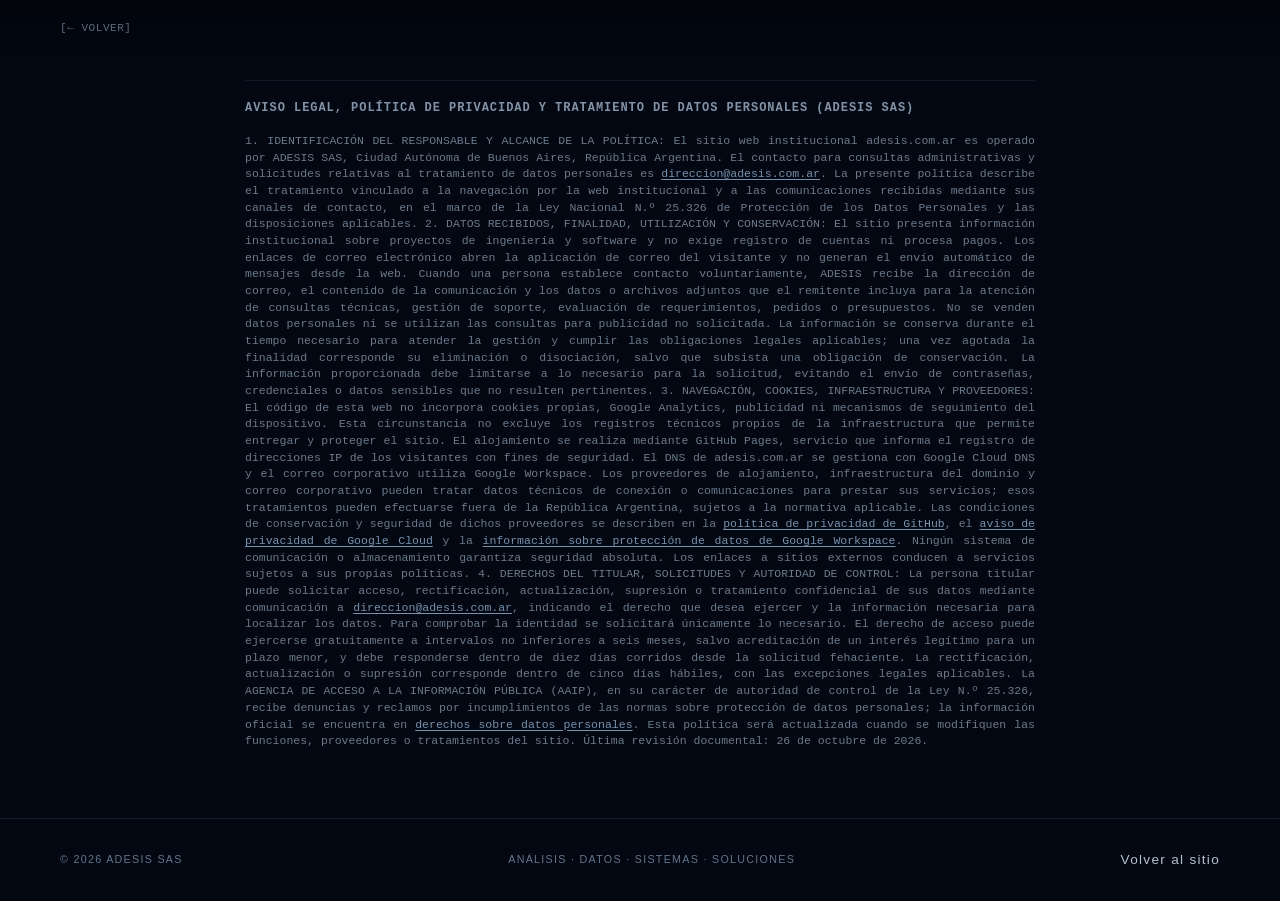
<file: privacy.html>
<!doctype html>
<html lang="es"><head><meta charset="utf-8"><meta name="viewport" content="width=device-width,initial-scale=1"><meta name="theme-color" content="#020711"><meta name="description" content="Aviso legal, política de privacidad y tratamiento de datos personales de ADESIS SAS."><title>Privacidad · ADESIS</title><link rel="icon" type="image/svg+xml" href="assets/favicon.svg"><link rel="stylesheet" href="assets/css/home.css?v=1.1.2"><link rel="stylesheet" href="assets/css/privacy.css"><link rel="stylesheet" href="assets/css/desktop-c019.css"></head><body class="privacy-page"><header><div class="wrap nav"><a class="brand" href="index.html">[← VOLVER]</a></div></header>
<main class="privacy-main"><section class="privacy-content" aria-labelledby="privacy-heading"><div class="wrap narrow"><div class="legal-dump">
<h1 id="privacy-heading">AVISO LEGAL, POLÍTICA DE PRIVACIDAD Y TRATAMIENTO DE DATOS PERSONALES (ADESIS SAS)</h1>
<p class="legal-text"><span id="responsable">1. IDENTIFICACIÓN DEL RESPONSABLE Y ALCANCE DE LA POLÍTICA: El sitio web institucional adesis.com.ar es operado por ADESIS SAS, Ciudad Autónoma de Buenos Aires, República Argentina. El contacto para consultas administrativas y solicitudes relativas al tratamiento de datos personales es <a href="mailto:direccion@adesis.com.ar">direccion@adesis.com.ar</a>. La presente política describe el tratamiento vinculado a la navegación por la web institucional y a las comunicaciones recibidas mediante sus canales de contacto, en el marco de la Ley Nacional N.º 25.326 de Protección de los Datos Personales y las disposiciones aplicables.</span> <span id="tratamiento">2. DATOS RECIBIDOS, FINALIDAD, UTILIZACIÓN Y CONSERVACIÓN: El sitio presenta información institucional sobre proyectos de ingeniería y software y no exige registro de cuentas ni procesa pagos. Los enlaces de correo electrónico abren la aplicación de correo del visitante y no generan el envío automático de mensajes desde la web. Cuando una persona establece contacto voluntariamente, ADESIS recibe la dirección de correo, el contenido de la comunicación y los datos o archivos adjuntos que el remitente incluya para la atención de consultas técnicas, gestión de soporte, evaluación de requerimientos, pedidos o presupuestos. No se venden datos personales ni se utilizan las consultas para publicidad no solicitada. La información se conserva durante el tiempo necesario para atender la gestión y cumplir las obligaciones legales aplicables; una vez agotada la finalidad corresponde su eliminación o disociación, salvo que subsista una obligación de conservación. La información proporcionada debe limitarse a lo necesario para la solicitud, evitando el envío de contraseñas, credenciales o datos sensibles que no resulten pertinentes.</span> <span id="servicios">3. NAVEGACIÓN, COOKIES, INFRAESTRUCTURA Y PROVEEDORES: El código de esta web no incorpora cookies propias, Google Analytics, publicidad ni mecanismos de seguimiento del dispositivo. Esta circunstancia no excluye los registros técnicos propios de la infraestructura que permite entregar y proteger el sitio. El alojamiento se realiza mediante GitHub Pages, servicio que informa el registro de direcciones IP de los visitantes con fines de seguridad. El DNS de adesis.com.ar se gestiona con Google Cloud DNS y el correo corporativo utiliza Google Workspace. Los proveedores de alojamiento, infraestructura del dominio y correo corporativo pueden tratar datos técnicos de conexión o comunicaciones para prestar sus servicios; esos tratamientos pueden efectuarse fuera de la República Argentina, sujetos a la normativa aplicable. Las condiciones de conservación y seguridad de dichos proveedores se describen en la <a href="https://docs.github.com/en/site-policy/privacy-policies/github-general-privacy-statement" rel="external">política de privacidad de GitHub</a>, el <a href="https://cloud.google.com/terms/cloud-privacy-notice" rel="external">aviso de privacidad de Google Cloud</a> y la <a href="https://workspace.google.com/learn-more/security/security-whitepaper/page-7/" rel="external">información sobre protección de datos de Google Workspace</a>. Ningún sistema de comunicación o almacenamiento garantiza seguridad absoluta. Los enlaces a sitios externos conducen a servicios sujetos a sus propias políticas.</span> <span id="derechos">4. DERECHOS DEL TITULAR, SOLICITUDES Y AUTORIDAD DE CONTROL: La persona titular puede solicitar acceso, rectificación, actualización, supresión o tratamiento confidencial de sus datos mediante comunicación a <a href="mailto:direccion@adesis.com.ar">direccion@adesis.com.ar</a>, indicando el derecho que desea ejercer y la información necesaria para localizar los datos. Para comprobar la identidad se solicitará únicamente lo necesario. El derecho de acceso puede ejercerse gratuitamente a intervalos no inferiores a seis meses, salvo acreditación de un interés legítimo para un plazo menor, y debe responderse dentro de diez días corridos desde la solicitud fehaciente. La rectificación, actualización o supresión corresponde dentro de cinco días hábiles, con las excepciones legales aplicables. La AGENCIA DE ACCESO A LA INFORMACIÓN PÚBLICA (AAIP), en su carácter de autoridad de control de la Ley N.º 25.326, recibe denuncias y reclamos por incumplimientos de las normas sobre protección de datos personales; la información oficial se encuentra en <a href="https://www.argentina.gob.ar/aaip/datospersonales/derechos" rel="external">derechos sobre datos personales</a>. Esta política será actualizada cuando se modifiquen las funciones, proveedores o tratamientos del sitio. Última revisión documental: <time datetime="2026-10-26">26 de octubre de 2026</time>.</span></p></div></div></section></main><footer><div class="wrap foot"><span>© <span id="privacy-year"></span> ADESIS SAS</span><span>ANÁLISIS · DATOS · SISTEMAS · SOLUCIONES</span><a href="index.html">Volver al sitio</a></div></footer><script>document.getElementById('privacy-year').textContent=new Date().getFullYear()</script></body></html>
</file>
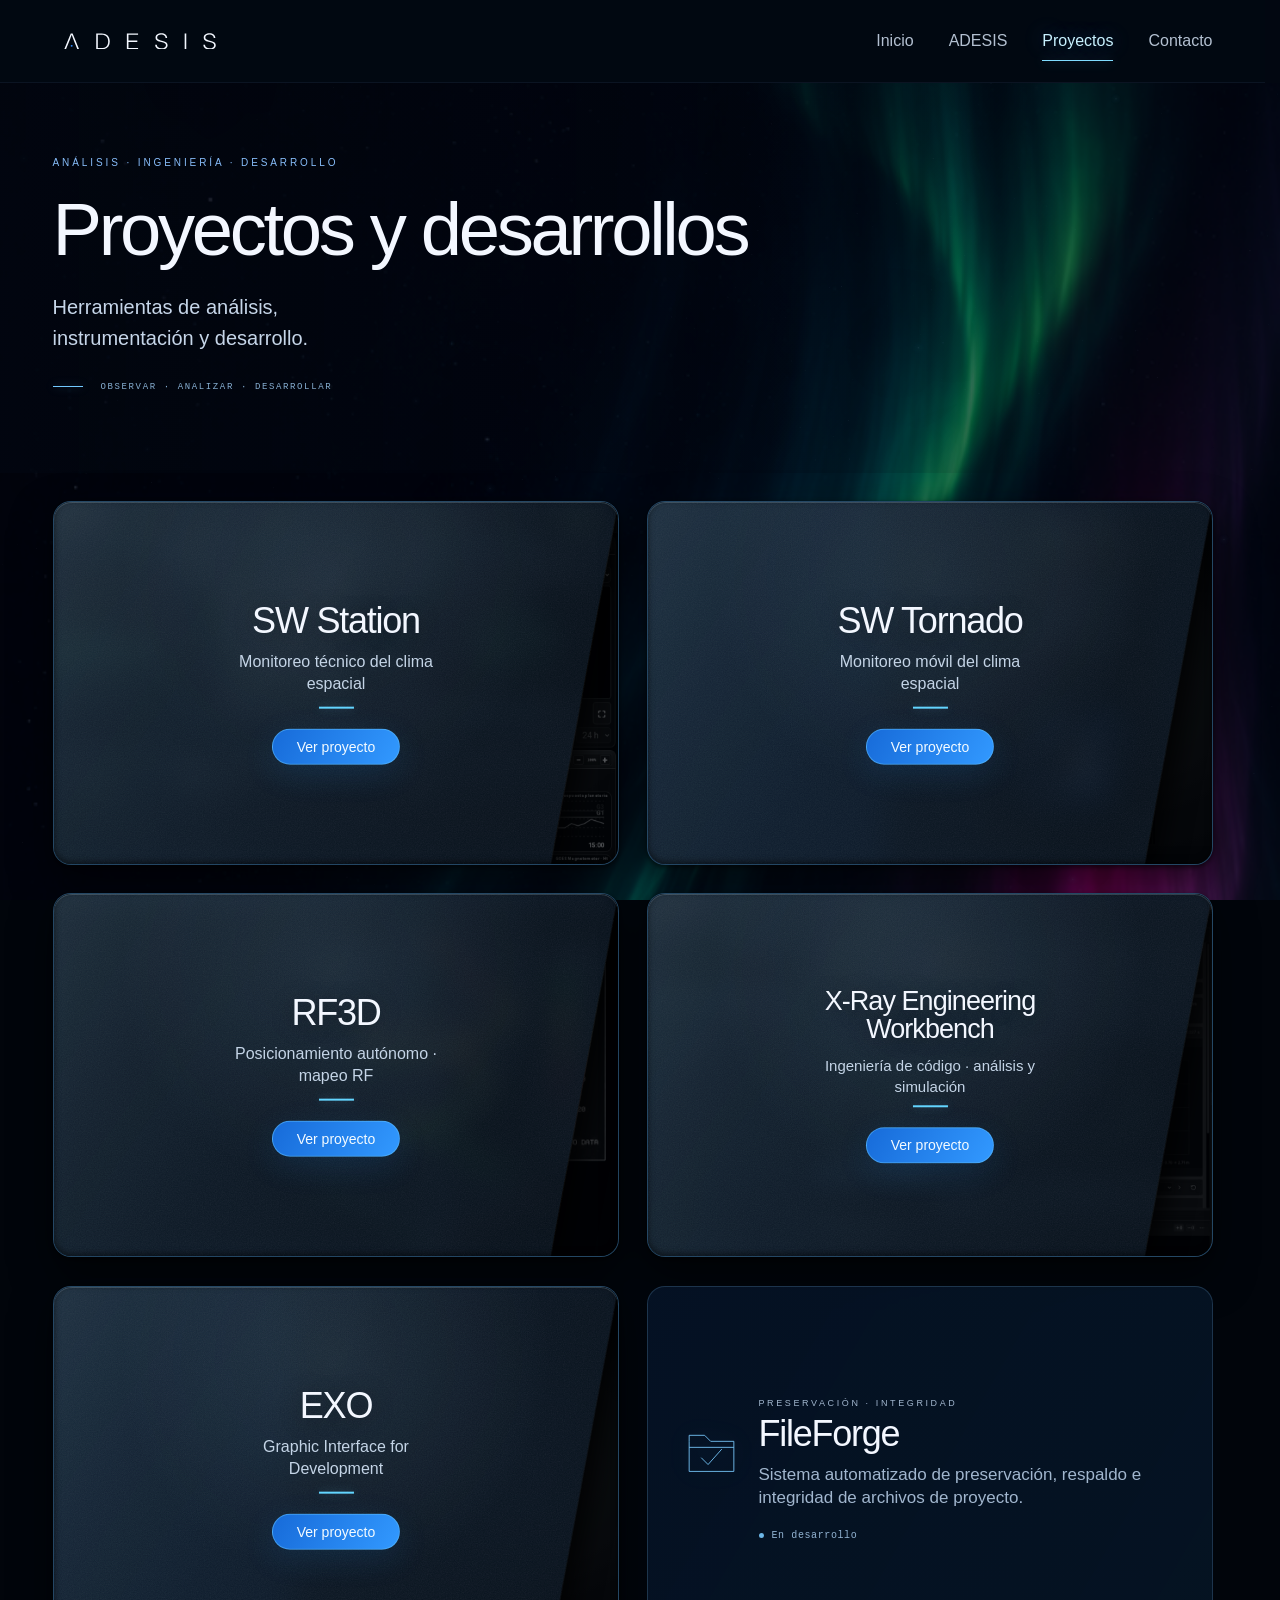
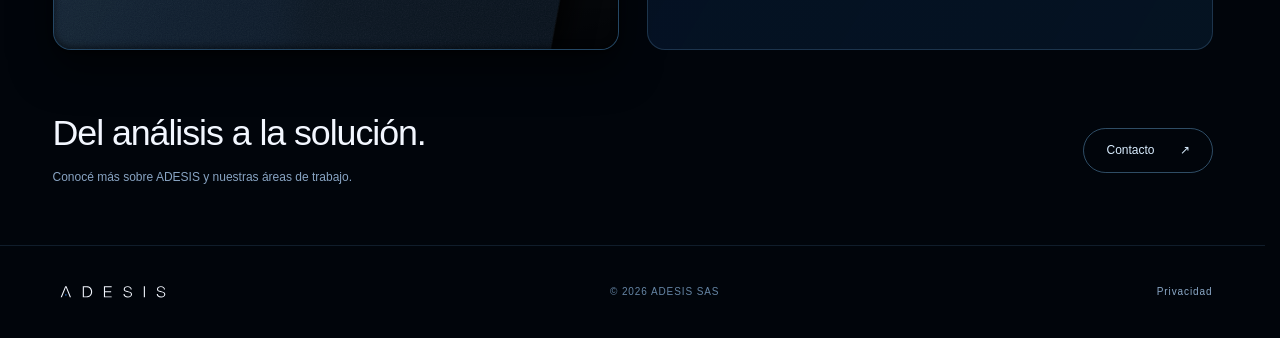
<file: proyectos.html>
<!doctype html>
<html lang="es"><head><link rel="stylesheet" href="assets/css/navigation.css"><script src="assets/js/navigation.js" data-page="projects"></script><meta charset="utf-8"><meta name="viewport" content="width=device-width,initial-scale=1"><meta name="theme-color" content="#020711"><meta name="description" content="Proyectos de ADESIS: análisis, instrumentación, monitoreo y desarrollo de herramientas de software."><title>Proyectos y desarrollos · ADESIS</title><link rel="icon" type="image/svg+xml" href="assets/favicon.svg"><link rel="stylesheet" href="assets/css/projects.css?c014=1"><script src="assets/js/projects.js?c019=20261108" defer></script><link rel="stylesheet" href="assets/css/finish.css?c014=1"><script src="assets/js/space.js" defer></script><link rel="stylesheet" href="assets/css/sections.css">
<noscript><style>.project-card .app-image{filter:none;opacity:1}.project-card .shutter{clip-path:var(--open-clip)}.project-card[data-variant=center]:not(.expanded) .title-stack{left:var(--left);top:var(--title-top);transform:none}.project-card[data-variant=center]:not(.expanded) .title-stack>*{margin-left:0;margin-right:0}.project-card .ver-proyecto,.menu-toggle{display:none}.project-card .copy[hidden]{display:block!important}.primary-nav{display:flex;position:static;flex-direction:row;flex-wrap:wrap;background:none;border:0;padding:5px;gap:10px}.nav{flex-wrap:wrap}@media(max-width:760px){.project-card,.project-card[data-app=xray]{height:auto;padding:50px 0 0}.project-card[data-variant=center]:not(.expanded) .title-stack{position:relative;left:auto;top:auto;width:100%;padding:10px 6% 20px;transform:none}.project-card .copy[hidden]{font-size:15px;width:100%;padding-top:15px}.project-card .shutter{height:100%;clip-path:none;opacity:.96}}</style></noscript><link rel="stylesheet" href="assets/css/scene.css"><script src="assets/js/scene.js" defer></script><noscript><style>:root{--scene-earth-reveal:1}</style></noscript><link rel="stylesheet" href="assets/css/desktop-c019.css"></head><body><div class="identity-field" aria-hidden="true"><img class="panorama-scene" src="assets/img/scene/panorama-c016.png" width="724" height="2172" alt="" decoding="async" fetchpriority="high" draggable="false"></div>
<a class="skip-link" href="#desarrollos">Ir a los proyectos</a><div class="glow" aria-hidden="true"></div><canvas id="particles" aria-hidden="true"></canvas>
<header class="site-header"><div class="wrap nav"><a class="brand" href="index.html" aria-label="ADESIS · Inicio"><svg class="project-brand" xmlns="http://www.w3.org/2000/svg" viewBox="-40 -20 14658 1424" aria-hidden="true" focusable="false"><g transform="translate(0 1362) scale(1 -0.9)"><g transform="translate(900 0)"><g class="brand-letter" data-letter="A"><path d="M20 0H162L520 983C557 1086 596 1198 651 1364C705 1198 744 1086 781 983L1134 0H1278L729 1490H572Z" fill="#F3F7FF" transform="translate(-20 0)" />
<circle cx="629" cy="330" fill="#348CFF" r="84.375" />
</g><g class="brand-letter" data-letter="D"><path d="M591 0C1040 0 1298 280 1298 749C1298 1211 1044 1490 617 1490H155V0ZM290 122V1368H609C972 1368 1163 1134 1163 749C1163 359 968 122 583 122Z" fill="#F3F7FF" transform="translate(2543 0)" />
</g><g class="brand-letter" data-letter="E"><path d="M155 0H1101V122H290V701H1037V823H290V1368H1101V1490H155Z" fill="#F3F7FF" transform="translate(5126 0)" />
</g><g class="brand-letter" data-letter="S"><path d="M613 -23C923 -23 1131 149 1131 399C1131 599 1001 723 722 797L553 843C338 900 249 980 249 1107C249 1271 396 1388 601 1388C812 1388 950 1264 962 1073H1096C1086 1340 896 1513 605 1513C313 1513 115 1346 115 1101C115 909 237 790 518 716L685 671C909 611 995 530 995 394C995 217 843 101 613 101C372 101 226 230 221 437H83C88 157 293 -23 613 -23Z" fill="#F3F7FF" transform="translate(7584 0)" />
</g><g class="brand-letter" data-letter="I"><path d="M290 1490H155V0H290Z" fill="#F3F7FF" transform="translate(10000 0)" />
</g><g class="brand-letter" data-letter="S"><path d="M613 -23C923 -23 1131 149 1131 399C1131 599 1001 723 722 797L553 843C338 900 249 980 249 1107C249 1271 396 1388 601 1388C812 1388 950 1264 962 1073H1096C1086 1340 896 1513 605 1513C313 1513 115 1346 115 1101C115 909 237 790 518 716L685 671C909 611 995 530 995 394C995 217 843 101 613 101C372 101 226 230 221 437H83C88 157 293 -23 613 -23Z" fill="#F3F7FF" transform="translate(11647 0)" />
</g></g></g></svg></a><button class="menu-toggle" aria-expanded="false" aria-controls="primary-nav" type="button">Menú</button><nav class="primary-nav" id="primary-nav" aria-label="Navegación principal"><a href="index.html#inicio">Inicio</a><a href="index.html#estudio">ADESIS</a><a href="proyectos.html" aria-current="page">Proyectos</a><a href="index.html#contacto">Contacto</a></nav></div></header>
<main><section class="projects-hero" aria-labelledby="projects-heading"><div class="wrap"><p class="eyebrow">ANÁLISIS · INGENIERÍA · DESARROLLO</p><h1 id="projects-heading">Proyectos y desarrollos</h1><p class="hero-lead">Herramientas de análisis,<br>instrumentación y desarrollo.</p><div class="hero-bottom">OBSERVAR · ANALIZAR · DESARROLLAR</div></div></section>
<div class="wrap project-phases" id="desarrollos">
<div class="project-list"><section class="project-item" id="station" aria-label="SW Station"><article class="project-card" data-variant="center" data-layout="center" data-app="station" data-state="closed">
<img class="app-image" src="assets/img/projects/01_SW_Station.png" alt="Interfaz real de SW Station" style="object-position:50% 50%" draggable="false" decoding="async" fetchpriority="high">
<div class="shutter-depth" aria-hidden="true"><div class="shutter"><img class="app-image frost-image" src="assets/img/projects/01_SW_Station.png" alt="" style="object-position:50% 50%" draggable="false" decoding="async" fetchpriority="high"></div></div>
<div class="title-stack"><h3 tabindex="-1">SW Station</h3><p class="subtitle">Monitoreo técnico del clima espacial</p><div class="rule" aria-hidden="true"></div>
<button class="ver-proyecto" type="button" aria-expanded="false" aria-controls="copy-station"><span>Ver proyecto</span></button>
<div class="copy" id="copy-station" hidden><p class="sr-only">Estación de monitoreo y análisis operacional de clima espacial con información oficial de NOAA y NASA, visualización técnica y captura de evidencia.</p><p class="visual-copy" aria-hidden="true">Estación de monitoreo y análisis operacional de clima espacial con información oficial de NOAA y NASA, visualización técnica y captura de evidencia.</p></div></div>
<span class="card-status sr-only" aria-live="polite"></span><span class="edge-light" aria-hidden="true"></span><span class="rim-glint" aria-hidden="true"></span></article></section><section class="project-item" id="tornado" aria-label="SW Tornado"><article class="project-card" data-variant="center" data-layout="center" data-app="tornado" data-state="closed">
<img class="app-image" src="assets/img/projects/02_SW_Tornado.jpg" alt="Interfaz real de SW Tornado" style="object-position:50% 97.3%" draggable="false" decoding="async" loading="lazy">
<div class="shutter-depth" aria-hidden="true"><div class="shutter"><img class="app-image frost-image" src="assets/img/projects/02_SW_Tornado.jpg" alt="" style="object-position:50% 97.3%" draggable="false" decoding="async" loading="lazy"></div></div>
<div class="title-stack"><h3 tabindex="-1">SW Tornado</h3><p class="subtitle">Monitoreo móvil del clima espacial</p><div class="rule" aria-hidden="true"></div>
<button class="ver-proyecto" type="button" aria-expanded="false" aria-controls="copy-tornado"><span>Ver proyecto</span></button>
<div class="copy" id="copy-tornado" hidden><p class="sr-only">Plataforma móvil asociada a SW Station para monitoreo, visualización y consulta operacional de clima espacial on the go.</p><p class="visual-copy" aria-hidden="true">Plataforma móvil asociada a SW Station para monitoreo, visualización y consulta operacional de clima espacial on the go.</p></div></div>
<span class="card-status sr-only" aria-live="polite"></span><span class="edge-light" aria-hidden="true"></span><span class="rim-glint" aria-hidden="true"></span></article></section><section class="project-item" id="rf3d" aria-label="RF3D"><article class="project-card" data-variant="center" data-layout="center" data-app="rf3d" data-state="closed">
<img class="app-image" src="assets/img/projects/03_RF3D.png" alt="Visualización real de RF3D" style="object-position:50% 45%" draggable="false" decoding="async" loading="lazy">
<div class="shutter-depth" aria-hidden="true"><div class="shutter"><img class="app-image frost-image" src="assets/img/projects/03_RF3D.png" alt="" style="object-position:50% 45%" draggable="false" decoding="async" loading="lazy"></div></div>
<div class="title-stack"><h3 tabindex="-1">RF3D</h3><p class="subtitle">Posicionamiento autónomo · mapeo RF</p><div class="rule" aria-hidden="true"></div>
<button class="ver-proyecto" type="button" aria-expanded="false" aria-controls="copy-rf3d"><span>Ver proyecto</span></button>
<div class="copy" id="copy-rf3d" hidden><p class="sr-only">Sistema de posicionamiento autónomo para mapear y medir señal de RF.</p><p class="visual-copy" aria-hidden="true">Sistema de posicionamiento autónomo para mapear y medir señal de RF.</p></div></div>
<span class="card-status sr-only" aria-live="polite"></span><span class="edge-light" aria-hidden="true"></span><span class="rim-glint" aria-hidden="true"></span></article></section><section class="project-item" id="xray" aria-label="X-Ray Engineering Workbench"><article class="project-card" data-variant="center" data-layout="center" data-app="xray" data-state="closed">
<img class="app-image" src="assets/img/projects/04_XRay.jpg" alt="Interfaz real de X-Ray Engineering Workbench" style="object-position:50% 50%" draggable="false" decoding="async" loading="lazy">
<div class="shutter-depth" aria-hidden="true"><div class="shutter"><img class="app-image frost-image" src="assets/img/projects/04_XRay.jpg" alt="" style="object-position:50% 50%" draggable="false" decoding="async" loading="lazy"></div></div>
<div class="title-stack"><h3 tabindex="-1">X-Ray Engineering Workbench</h3><p class="subtitle">Ingeniería de código · análisis y simulación</p><div class="rule" aria-hidden="true"></div>
<button class="ver-proyecto" type="button" aria-expanded="false" aria-controls="copy-xray"><span>Ver proyecto</span></button>
<div class="copy" id="copy-xray" hidden><p class="sr-only">Mesa de trabajo para ingeniería de código. Analiza, secciona, visualiza y simula el comportamiento del desarrollo, aportando claridad y facilitando su depuración y ejecución.</p><p class="visual-copy" aria-hidden="true">Mesa de trabajo para ingeniería de código. Analiza, secciona, visualiza y simula el comportamiento del desarrollo, aportando claridad y facilitando su depuración y ejecución.</p></div></div>
<span class="card-status sr-only" aria-live="polite"></span><span class="edge-light" aria-hidden="true"></span><span class="rim-glint" aria-hidden="true"></span></article></section><section class="project-item" id="exo" aria-label="EXO"><article class="project-card" data-variant="center" data-layout="center" data-app="exo" data-state="closed">
<img class="app-image" src="assets/img/projects/05_EXO.jpg" alt="Interfaz real de EXO" style="object-position:50% 32%" draggable="false" decoding="async" loading="lazy">
<div class="shutter-depth" aria-hidden="true"><div class="shutter"><img class="app-image frost-image" src="assets/img/projects/05_EXO.jpg" alt="" style="object-position:50% 32%" draggable="false" decoding="async" loading="lazy"></div></div>
<div class="title-stack"><h3 tabindex="-1">EXO</h3><p class="subtitle">Graphic Interface for Development</p><div class="rule" aria-hidden="true"></div>
<button class="ver-proyecto" type="button" aria-expanded="false" aria-controls="copy-exo"><span>Ver proyecto</span></button>
<div class="copy" id="copy-exo" hidden><p class="sr-only">Entorno gráfico orientado a facilitar herramientas y operaciones de desarrollo.</p><p class="visual-copy" aria-hidden="true">Entorno gráfico orientado a facilitar herramientas y operaciones de desarrollo.</p></div></div>
<span class="card-status sr-only" aria-live="polite"></span><span class="edge-light" aria-hidden="true"></span><span class="rim-glint" aria-hidden="true"></span></article></section>
<section class="project-item fileforge" id="fileforge" aria-labelledby="fileforge-title"><svg viewBox="0 0 64 64" aria-hidden="true"><path d="M6 19V12h18l7 7h27v35H6Z"/><path d="M6 26h52M20 38l8 8 16-18"/></svg><div><p class="eyebrow">PRESERVACIÓN · INTEGRIDAD</p><h3 id="fileforge-title">FileForge</h3><p>Sistema automatizado de preservación, respaldo e integridad de archivos de proyecto.</p></div><span class="development">En desarrollo</span></section></div>
<aside class="contact-strip"><div><p>Del análisis a la solución.</p><small>Conocé más sobre ADESIS y nuestras áreas de trabajo.</small></div><a class="pill-link" href="index.html#contacto">Contacto <span aria-hidden="true">↗</span></a></aside></div></main>
<footer class="site-footer"><div class="wrap footer-row"><a class="brand footer-brand" href="index.html" aria-label="ADESIS · Inicio"><svg class="project-brand" xmlns="http://www.w3.org/2000/svg" viewBox="-40 -20 14658 1424" aria-hidden="true" focusable="false"><g transform="translate(0 1362) scale(1 -0.9)"><g transform="translate(900 0)"><g class="brand-letter" data-letter="A"><path d="M20 0H162L520 983C557 1086 596 1198 651 1364C705 1198 744 1086 781 983L1134 0H1278L729 1490H572Z" fill="#F3F7FF" transform="translate(-20 0)" />
<circle cx="629" cy="330" fill="#348CFF" r="84.375" />
</g><g class="brand-letter" data-letter="D"><path d="M591 0C1040 0 1298 280 1298 749C1298 1211 1044 1490 617 1490H155V0ZM290 122V1368H609C972 1368 1163 1134 1163 749C1163 359 968 122 583 122Z" fill="#F3F7FF" transform="translate(2543 0)" />
</g><g class="brand-letter" data-letter="E"><path d="M155 0H1101V122H290V701H1037V823H290V1368H1101V1490H155Z" fill="#F3F7FF" transform="translate(5126 0)" />
</g><g class="brand-letter" data-letter="S"><path d="M613 -23C923 -23 1131 149 1131 399C1131 599 1001 723 722 797L553 843C338 900 249 980 249 1107C249 1271 396 1388 601 1388C812 1388 950 1264 962 1073H1096C1086 1340 896 1513 605 1513C313 1513 115 1346 115 1101C115 909 237 790 518 716L685 671C909 611 995 530 995 394C995 217 843 101 613 101C372 101 226 230 221 437H83C88 157 293 -23 613 -23Z" fill="#F3F7FF" transform="translate(7584 0)" />
</g><g class="brand-letter" data-letter="I"><path d="M290 1490H155V0H290Z" fill="#F3F7FF" transform="translate(10000 0)" />
</g><g class="brand-letter" data-letter="S"><path d="M613 -23C923 -23 1131 149 1131 399C1131 599 1001 723 722 797L553 843C338 900 249 980 249 1107C249 1271 396 1388 601 1388C812 1388 950 1264 962 1073H1096C1086 1340 896 1513 605 1513C313 1513 115 1346 115 1101C115 909 237 790 518 716L685 671C909 611 995 530 995 394C995 217 843 101 613 101C372 101 226 230 221 437H83C88 157 293 -23 613 -23Z" fill="#F3F7FF" transform="translate(11647 0)" />
</g></g></g></svg></a><span>© <span id="year">2026</span> ADESIS SAS</span><a href="privacy.html">Privacidad</a></div></footer>

</body></html>
</file>
<file: assets/css/home.css>
:root{--bg:#02050b;--text:#f3f7ff;--muted:#91a0b5;--accent:#61adff;--line:#79b7ff22;--max:1160px}*{box-sizing:border-box}html{scroll-behavior:smooth}body{margin:0;background:#02050b;color:var(--text);font-family:"Roboto Flex","Helvetica Neue",Arial,sans-serif;line-height:1.6;overflow-x:hidden}body:before{content:"";position:fixed;inset:0;z-index:-3;background:radial-gradient(ellipse at 50% 18%,#0b2854 0,#06162f 28%,#020711 60%,#010307 100%)}#particles{position:fixed;inset:0;width:100%;height:100%;z-index:-1;pointer-events:none}.glow{position:fixed;z-index:-2;inset:-20%;pointer-events:none;background:radial-gradient(circle at 50% 30%,#2e8cff20,transparent 27%);animation:breathe 11s ease-in-out infinite alternate}.wrap{width:min(calc(100% - 2.5rem),var(--max));margin:auto}.narrow{max-width:790px}header{position:absolute;z-index:30;inset:0 0 auto;background:linear-gradient(#02050bee,#02050b00)}.nav{height:82px;display:flex;align-items:center;justify-content:space-between}.brand{color:#fff;text-decoration:none;font-weight:650;letter-spacing:.04em;font-size:1rem}nav{display:flex;gap:2rem}nav a,footer a{color:#b3c0d1;text-decoration:none;font-size:.85rem;transition:.3s}nav a:hover{color:#fff;text-shadow:0 0 18px #65adff}.toggle{display:none}.hero{min-height:100svh;display:grid;place-items:center;position:relative;padding:90px 0 50px}.hero-copy{text-align:center;max-width:880px}.eyebrow{letter-spacing:.32em;color:#7fb9fa;font-size:.67rem;font-weight:650}h1{font-weight:300;letter-spacing:.13em;font-size:clamp(4rem,11vw,8.6rem);line-height:.9;margin:1.2rem 0 1.8rem;text-shadow:0 0 50px #57a7ff2b}.tagline{letter-spacing:.15em;text-transform:uppercase;font-size:clamp(.65rem,1.4vw,.9rem);color:#c8d6e8}.tagline i:after{content:"";display:inline-block;width:3px;height:3px;border-radius:50%;background:#65adff;margin:0 .8rem;vertical-align:middle;box-shadow:0 0 10px #65adff}.lead{max-width:680px;margin:1.8rem auto;color:#9baabd;font-size:1.03rem}.actions{display:flex;justify-content:center;gap:.8rem;margin-top:2rem}.btn{padding:.8rem 1.2rem;border-radius:999px;text-decoration:none;font-size:.85rem;transition:.35s}.primary{background:linear-gradient(120deg,#176bd9,#3299ff);color:#fff;box-shadow:0 8px 35px #1d7cf22e}.primary:hover{transform:translateY(-2px);box-shadow:0 12px 42px #1d7cf257}.ghost{border:1px solid #81b6f13f;color:#d6e4f6;background:#05112459}.scroll{position:absolute;bottom:25px;left:50%;transform:translateX(-50%);text-align:center;color:#647b97;font-size:8px;letter-spacing:.24em}.section{padding:clamp(5.5rem,10vw,9rem) 0}.band{background:linear-gradient(180deg,#040d1b8f,#07152aab,#0309138f);border-block:1px solid #72a9e714}h2{font-size:clamp(2.2rem,5vw,4.1rem);font-weight:380;letter-spacing:-.035em;line-height:1.05;margin:.6rem 0 1.5rem}h2 em{font-style:normal;color:#70b4ff}.big{font-size:1.17rem;color:#c2cede}.muted,.card p{color:var(--muted)}.cards{display:grid;grid-template-columns:repeat(3,1fr);gap:1px;background:var(--line);border:1px solid var(--line)}.card{position:relative;min-height:275px;padding:1.8rem;background:linear-gradient(145deg,#050e1cf2,#08182fe6);transition:.4s;overflow:hidden}.card:before{content:"";position:absolute;inset:0;background:radial-gradient(circle at 50% 0,#3f99ff1f,transparent 52%);opacity:0;transition:.4s}.card:hover{transform:translateY(-3px);z-index:2;box-shadow:0 18px 60px #0008}.card:hover:before{opacity:1}.card small{color:#67aefb;font-size:.6rem;letter-spacing:.16em}.card h3{font-size:1.35rem;font-weight:480;margin:.6rem 0}.card span{display:inline-block;margin-top:.5rem;padding:.2rem .55rem;border:1px solid #29415e;border-radius:999px;color:#718aa8;font-size:.67rem}.contacts{display:grid;gap:1px;background:var(--line);border:1px solid var(--line)}.contacts a{display:flex;flex-direction:column;padding:1rem 1.2rem;background:#051020e6;color:#8294aa;text-decoration:none;font-size:.75rem;transition:.3s}.contacts a:hover{background:#0b2343cc}.contacts strong{color:#dce9f8;font-size:1rem;font-weight:480}footer{border-top:1px solid var(--line);color:#64758c;font-size:.67rem;letter-spacing:.12em}.foot{min-height:82px;display:flex;justify-content:space-between;align-items:center}.reveal{opacity:0;transform:translateY(18px);transition:opacity .9s ease,transform .9s cubic-bezier(.2,.7,.2,1)}.reveal.visible{opacity:1;transform:none}@keyframes breathe{from{opacity:.6;transform:scale(.96)}to{opacity:1;transform:scale(1.04)}}@media(max-width:760px){.wrap{width:min(calc(100% - 1.5rem),var(--max))}.toggle{display:block;background:#071326aa;color:#d9e8f8;border:1px solid #29415e;border-radius:999px;padding:.45rem .8rem}nav{display:none;position:absolute;top:70px;left:.75rem;right:.75rem;flex-direction:column;padding:1rem;background:#050d1af2;border:1px solid var(--line);backdrop-filter:blur(18px)}nav.open{display:flex}h1{font-size:clamp(3.4rem,18vw,5.5rem);letter-spacing:.07em}.tagline{line-height:2}.actions{flex-direction:column;align-items:center}.cards{grid-template-columns:1fr}.card{min-height:220px}.foot{padding:1.2rem 0;min-height:0;flex-direction:column;align-items:flex-start;gap:.5rem}}@media(prefers-reduced-motion:reduce){html{scroll-behavior:auto}.glow{animation:none}.reveal{opacity:1;transform:none;transition:none}}.hero-wordmark{display:flex;align-items:baseline;justify-content:center;gap:0;letter-spacing:.13em}.hero-a{position:relative;display:inline-block;font:inherit;font-weight:300;letter-spacing:0;color:#f3f7ff;line-height:inherit}.hero-a:after{content:"";position:absolute;left:50%;top:49%;width:.34em;height:.105em;background:#071a38;transform:translate(-50%,-50%);z-index:1}.hero-a-dot{position:absolute;z-index:2;left:50%;top:49%;width:.055em;height:.055em;border-radius:50%;background:#348cff;transform:translate(-50%,-50%);box-shadow:0 0 .055em rgba(52,140,255,.8),0 0 .12em rgba(52,140,255,.3)}.hero-wordmark>span:last-child{font:inherit;font-weight:300;letter-spacing:.13em}
/* ADESIS experimental hero wordmark v0.1 */
.hero-wordmark-v01{display:block;width:min(92vw,780px);margin:1.2rem auto 1.8rem;line-height:1;color:#f3f7ff;text-shadow:none}
.hero-wordmark-v01 svg{display:block;width:100%;height:auto;overflow:visible;filter:drop-shadow(0 0 20px rgba(87,167,255,.10))}
.hero-wordmark-v01 .wm-dot{fill:#348cff;filter:drop-shadow(0 0 5px rgba(52,140,255,.75))}
.hero-wordmark-v01 .wm-cuts{fill:#08204a}
@media(max-width:760px){.hero-wordmark-v01{width:min(91vw,650px);margin:1.4rem auto 1.8rem}.hero-wordmark-v01 .wm-strokes{stroke-width:7.4}}

/* ADESIS official wordmark v1.2 */
.hero-wordmark-official{display:flex;align-items:baseline;justify-content:center;gap:.015em;margin:1.2rem 0 1.8rem;font-size:clamp(4rem,11vw,8.6rem);font-weight:300;letter-spacing:.13em;line-height:.9;color:#f3f7ff;text-shadow:0 0 50px #57a7ff2b}
.hero-wordmark-official .official-a{display:inline-flex;width:.82em;height:.92em;flex:0 0 .82em;align-self:baseline;transform:translateY(.075em);align-items:flex-end;justify-content:center}
.hero-wordmark-official .official-a svg{display:block;width:100%;height:100%;overflow:visible}
.hero-wordmark-official .official-a-dot{fill:#348cff;filter:drop-shadow(0 0 3px rgba(52,140,255,.7))}
.hero-wordmark-official .official-rest{font:inherit;letter-spacing:.13em;line-height:.9}
@media(max-width:760px){.hero-wordmark-official{font-size:clamp(3.4rem,18vw,5.5rem);letter-spacing:.07em}.hero-wordmark-official .official-rest{letter-spacing:.07em}}


/* ADESIS OFFLINE LAB — SW Station Card v1.4 integration
   Namespaced to avoid changing production card rules. */
.lab-ribbon{position:fixed;z-index:90;right:14px;bottom:14px;padding:7px 11px;border:1px solid rgba(99,164,230,.32);border-radius:999px;background:rgba(3,12,24,.70);backdrop-filter:blur(10px);color:#8cc8ff;font-size:9px;letter-spacing:.16em;pointer-events:none}
.sw-project-card{
  --sw-line:rgba(65,174,255,.55);
  --sw-top-base:91%;--sw-bottom-base:77%;
  --sw-top-open:58%;--sw-bottom-open:38%;
  --sw-ease:cubic-bezier(.22,.62,.21,1);
  position:relative;width:100%;aspect-ratio:1/1;min-height:0;
  overflow:hidden;isolation:isolate;container-type:inline-size;
  border:0;background:#03101f;
  box-shadow:0 20px 60px rgba(0,0,0,.30),inset 0 0 0 1px rgba(101,191,255,.34);
}
.sw-project-image{position:absolute;inset:-1%;z-index:0;width:102%;height:102%;object-fit:cover;object-position:50% 50%;filter:grayscale(1) saturate(0) brightness(.40) contrast(.93);opacity:.30;transform:scale(1.015);transition:filter 1350ms var(--sw-ease) 80ms,opacity 1350ms var(--sw-ease) 80ms,transform 1450ms var(--sw-ease)}
.sw-image-veil{position:absolute;inset:0;z-index:1;pointer-events:none;background:linear-gradient(90deg,rgba(2,7,13,.30),rgba(2,7,13,.12) 58%,rgba(2,7,13,.18)),linear-gradient(180deg,rgba(3,10,18,.13),rgba(0,4,9,.24));opacity:1;transition:opacity 1300ms var(--sw-ease) 70ms}
.sw-shutter{position:absolute;inset:-1px;z-index:2;pointer-events:none;clip-path:polygon(0 0,var(--sw-top-base) 0,var(--sw-bottom-base) 100%,0 100%);background:radial-gradient(circle at 20% 46%,rgba(16,61,104,.20),transparent 38%),linear-gradient(110deg,rgba(2,14,29,.992) 0%,rgba(2,17,34,.984) 57%,rgba(2,13,27,.97) 100%);box-shadow:23px 0 58px rgba(0,0,0,.34);transition:clip-path 1280ms var(--sw-ease)}
.sw-shutter:after{content:"";position:absolute;inset:0;background:linear-gradient(90deg,rgba(26,100,169,.05),transparent 54%)}
.sw-project-dot{position:absolute;z-index:6;top:5.4%;left:6.2%;display:flex;align-items:center;gap:1.6cqw;color:#d7e6f5;text-transform:uppercase;font-size:clamp(.48rem,2.2cqw,.62rem);letter-spacing:.26em}
.sw-project-dot:before{content:"";width:clamp(7px,3.1cqw,12px);height:clamp(7px,3.1cqw,12px);border-radius:50%;background:#61cfff;box-shadow:0 0 14px rgba(71,193,255,.85)}
.sw-state{position:absolute;z-index:6;right:4.2%;top:4.2%;min-width:clamp(58px,23cqw,90px);text-align:center;padding:4px 8px;border:1px solid rgba(87,171,232,.5);border-radius:6px;color:#b8c9db;background:rgba(3,14,27,.48);font-size:clamp(.45rem,1.9cqw,.56rem);letter-spacing:.16em;transition:color .7s ease,border-color .7s ease,box-shadow .7s ease}
.sw-title-block{position:absolute;z-index:5;left:6.2%;width:52%;top:50%;transform:translateY(-50%);transition:top 1280ms var(--sw-ease),transform 1280ms var(--sw-ease)}
.sw-title{margin:0;font-size:clamp(1.8rem,9.6cqw,3.25rem);font-weight:430;line-height:.96;letter-spacing:-.035em;text-shadow:0 2px 28px rgba(0,0,0,.48)}
.sw-subtitle{margin:1.5cqw 0 0;font-size:clamp(.69rem,3.0cqw,1.02rem);font-weight:400;color:#d8e3ef;line-height:1.3}
.sw-rule{width:clamp(25px,11cqw,44px);height:2px;margin-top:2.6cqw;background:#35ccff;box-shadow:0 0 8px rgba(53,204,255,.36)}
.sw-details{position:absolute;z-index:5;left:6.2%;top:49%;width:46%;opacity:0;transform:translateY(18px);pointer-events:none;transition:opacity 720ms ease 420ms,transform 1050ms var(--sw-ease) 300ms}
.sw-details p{margin:0;color:#cfdae7;font-size:clamp(.64rem,2.55cqw,.88rem);line-height:1.48;max-width:37ch}
.sw-action{position:absolute;z-index:7;left:6.2%;bottom:10.5%;appearance:none;min-width:clamp(142px,53cqw,205px);padding:clamp(8px,2.6cqw,13px) clamp(13px,4.5cqw,22px);border:1px solid rgba(132,205,255,.78);border-radius:999px;background:rgba(3,15,30,.64);color:#eef7ff;font:inherit;font-size:clamp(.68rem,2.8cqw,.92rem);letter-spacing:.015em;display:inline-flex;justify-content:space-between;align-items:center;gap:3cqw;cursor:pointer;box-shadow:0 10px 32px rgba(0,0,0,.22);transition:background 700ms ease 430ms,border-color 700ms ease 430ms,color 700ms ease 430ms,box-shadow 700ms ease 430ms,transform .25s ease,opacity .28s ease .05s,visibility 0s linear .33s}
.sw-action:active{transform:scale(.985)}.sw-action:focus-visible{outline:2px solid #8fe4ff;outline-offset:4px}.sw-arrow{font-size:1.35em;font-weight:300;line-height:1;transition:transform 700ms var(--sw-ease) 430ms}
.sw-project-card.is-open .sw-shutter{clip-path:polygon(0 0,var(--sw-top-open) 0,var(--sw-bottom-open) 100%,0 100%)}
.sw-project-card.is-open .sw-project-image{filter:grayscale(0) saturate(1.06) brightness(.84) contrast(1.02);opacity:.78;transform:scale(1.024)}
.sw-project-card.is-open .sw-image-veil{opacity:.18}
.sw-project-card.is-open .sw-title-block{top:30.5%;transform:translateY(-34%)}
.sw-project-card.is-open .sw-details{opacity:1;transform:translateY(0)}
.sw-project-card.is-open .sw-action{pointer-events:none;cursor:default;opacity:0;visibility:hidden;transform:translateY(8px);box-shadow:none}
.sw-project-card.is-open .sw-arrow{transform:translateX(4px)}
.sw-project-card.is-open .sw-state{color:#4bd8ff;border-color:#29c7ff;box-shadow:0 0 18px rgba(40,200,255,.14)}
@media(max-width:760px){.sw-project-card{border-radius:18px}.sw-title-block{width:61%}.sw-project-card.is-open .sw-title-block{top:29.5%;width:59%}.sw-details{width:55%}.sw-action{bottom:9%}}
@media(max-width:440px){.sw-project-card{--sw-top-base:93%;--sw-bottom-base:80%;--sw-top-open:61%;--sw-bottom-open:41%}.sw-title-block{width:64%}.sw-project-card.is-open .sw-title-block{width:62%;top:28.5%}.sw-details{width:59%;top:47.5%}.sw-action{bottom:8.5%}}
@media(prefers-reduced-motion:reduce){.sw-project-card *,.sw-project-card *:before,.sw-project-card *:after{transition:none!important;animation:none!important}}


/* Center the CCOR White Light square (source y=725..1486) in the card. */
#sw-tornado-card .sw-project-image{object-position:50% 97.3%}
#exo-card .sw-project-image{object-position:50% 32%}
@media(max-width:760px){#exo-card .sw-project-image{object-position:50% 28%}}

#xray-card .sw-title{font-size:clamp(1.18rem,1.65vw,1.72rem);line-height:1.06}
#xray-card .sw-subtitle{max-width:95%}
@media(max-width:760px){#xray-card .sw-title{font-size:clamp(1.25rem,5.8vw,1.7rem)}}

#rf3d-card .sw-project-image{object-position:50% 45%}
@media(max-width:760px){#rf3d-card .sw-project-image{object-position:50% 43%}}

/* ===== ADESIS 1.0.6 candidate | EXCLUSIVE SITE-SHELL OVERRIDES ===== */
/* Fondo único más luminoso, sin bandas que cortan la atmósfera */
body::before{background:radial-gradient(ellipse at 50% 24%,#133b78 0%,#0b2854 18%,#061a37 40%,#020711 68%,#010307 100%)}
.glow{inset:-24%;background:radial-gradient(circle at 50% 31%,rgba(46,140,255,.30) 0%,rgba(46,140,255,.16) 18%,rgba(46,140,255,.06) 34%,transparent 50%)}
.band{background:transparent;border-block:none}
.section{background:transparent}
/* Navegación conservada; sólo se elimina la marca repetida de la esquina */
header .nav{justify-content:flex-end}
/* Títulos generales - aprox. 15% más pequeños. Las tarjetas NO se alteran */
.section h2{font-size:clamp(1.9rem,4.25vw,3.48rem)}
/* Rótulo superior ANÁLISIS · INGENIERÍA · DESARROLLO más visible */
.hero .eyebrow{font-size:clamp(.80rem,1.25vw,1.02rem);font-weight:650;letter-spacing:.31em}
/* Geometría del logo elegida: A tipográfica sin travesaño + punto azul aumentado */
.hero-wordmark-v10{display:block;width:min(100%,840px);max-width:100%;margin:1rem auto 1.55rem;line-height:1;letter-spacing:normal;font-size:initial;text-shadow:none}
.hero-wordmark-v10 svg{display:block;width:100%;height:auto;overflow:visible;filter:drop-shadow(0 0 18px rgba(87,167,255,.11))}
/* Cristal gris, esquinas rectas, solo en el rectángulo interno de Proyectos */
#proyectos .projects-focus{position:relative;isolation:isolate}
/* Cristal en capa posterior, SIN reducir el ancho ni alterar la geometría de las tarjetas */
#proyectos .projects-focus::before{content:"";position:absolute;z-index:-1;inset:-22px -24px;pointer-events:none;border-radius:0;background:linear-gradient(180deg,rgba(64,70,78,.18),rgba(34,39,47,.34));border:1px solid rgba(204,216,230,.14);box-shadow:0 24px 80px rgba(0,0,0,.28),inset 0 1px 0 rgba(255,255,255,.04);backdrop-filter:blur(18px) saturate(118%);-webkit-backdrop-filter:blur(18px) saturate(118%)}
#proyectos .projects-focus::after{content:"";position:absolute;z-index:-1;inset:-22px -24px;pointer-events:none;background:linear-gradient(135deg,rgba(255,255,255,.05),transparent 24%,transparent 74%,rgba(145,165,190,.045)),radial-gradient(circle at 16% 12%,rgba(155,176,204,.08),transparent 26%)}
/* Solo indicador IDMP de la build candidata; ninguna modificación de las tarjetas */
.idmp{font:10px ui-monospace,SFMono-Regular,Consolas,monospace;letter-spacing:0;color:#88a5bf;display:inline-flex;align-items:center;gap:9px;overflow-wrap:anywhere;user-select:text}
.idmp-led{display:inline-block;flex:0 0 7px;width:7px;height:7px;border-radius:50%;background:#5ee5ff;animation:idmp-pulse 2s steps(1,end) infinite}
@keyframes idmp-pulse{0%,49.99%{opacity:1}50%,100%{opacity:0}}
@media(max-width:760px){
 .hero-wordmark-v10{width:min(95vw,650px);margin:1.3rem auto 1.5rem}
 .hero .eyebrow{font-size:.80rem;letter-spacing:.22em}
 #proyectos .projects-focus::before,#proyectos .projects-focus::after{inset:-13px -8px}
 .foot{gap:.7rem;align-items:flex-start}
 .idmp{max-width:100%;font-size:9px}
}
@media(prefers-reduced-motion:reduce){.idmp-led{animation:none}}
/* ===== END SITE-SHELL OVERRIDES ===== */


/* V1.0.7 · FileForge: misma curvatura móvil (18px) que las otras tarjetas. Desktop permanece igual. */
@media(max-width:760px){#proyectos .cards > article.card{border-radius:18px}}

/* V1.0.8 · footer completo, copiable y adaptable */
.foot{flex-wrap:wrap;gap:.8rem;padding:1.2rem 0}
.idmp{flex-basis:100%;min-width:0;justify-content:center;word-break:break-word}
a:focus-visible,.toggle:focus-visible{outline:2px solid #8fe4ff;outline-offset:4px}
@media(max-width:760px){.idmp{justify-content:flex-start}}
/* Indicador discreto ON/OFF también con movimiento reducido. */
@media(prefers-reduced-motion:reduce){.idmp-led{animation:idmp-pulse 4s steps(1,end) infinite}}

/* Evitar que el marco de proyectos exceda los márgenes en tablet. */
@media(min-width:761px) and (max-width:1208px){#proyectos .projects-focus::before,#proyectos .projects-focus::after{left:-18px;right:-18px}}


/* V1.1.2 · Un solo panel de vidrio: la grilla conserva su geometría. */
#proyectos .cards{background:transparent;border-color:transparent}
</file>
<file: assets/css/privacy.css>
/* V1.1.1 · Privacidad plana, densa y de bajo perfil visual. */
.privacy-page .nav{justify-content:flex-start;height:56px}
.privacy-page .brand{font:11px ui-monospace,Consolas,monospace;color:#5c6b7f;letter-spacing:.05em}
.privacy-main{min-height:calc(100svh - 82px)}
.privacy-content{padding:5rem 0 3rem}
.legal-dump{font:11.5px/1.45 ui-monospace,SFMono-Regular,Consolas,monospace;color:#6c7a8c;text-align:justify;border-top:1px solid #79b7ff18;padding-top:1.2rem;overflow-wrap:break-word;user-select:text}
.legal-dump h1{font:600 12px/1.4 ui-monospace,Consolas,monospace;letter-spacing:.08em;text-transform:uppercase;color:#8293a8;margin:0 0 1rem;text-shadow:none}
.legal-dump p{margin:0 0 .75rem;scroll-margin-top:1rem}
.legal-text,.legal-text>span{font-weight:400;color:inherit}
.legal-dump a{color:#7891ad;text-decoration:underline;text-underline-offset:2px;overflow-wrap:anywhere}
.privacy-page::before{background:#020711}
.privacy-page #particles,.privacy-page .glow{display:none}
[hidden]{display:none!important}

[hidden]{display:none!important}
</file>
<file: assets/css/desktop-c019.css>
/* T001: typography trial on the published C018 site. Touch/mobile rules remain intact. */
@media (min-width:761px) and (hover:hover) and (pointer:fine){
 header nav a,.primary-nav a{font-size:16px}
 .project-card .title-stack h3{font-size:34px}
 .project-card .subtitle{font-size:16px}
 .project-card .copy{font-size:18px}
 .project-card .ver-proyecto{font-size:13px}
}
@media (min-width:1001px) and (max-width:1199px) and (hover:hover) and (pointer:fine){
 .project-card .title-stack h3{font-size:40px}
 .project-card .subtitle{font-size:18px}
 .project-card .copy{font-size:20px;line-height:1.45}
 .project-card .ver-proyecto{font-size:14px}
}
@media (min-width:1200px) and (hover:hover) and (pointer:fine){
 .project-card .title-stack h3{font-size:clamp(36px,3.6vw,46px)}
 .project-card .subtitle{font-size:19px}
 .project-card .copy{font-size:22px;line-height:1.45}
 .project-card .ver-proyecto{font-size:14px}
}

/* T002: two desktop cards per row, on the accepted typography trial T001. */
@media (min-width:1200px) and (hover:hover) and (pointer:fine){
 .project-list{grid-template-columns:repeat(2,minmax(0,1fr));gap:28px}
 .project-card,.project-card[data-app=xray]{height:640px;container-type:inline-size}
 .project-card .title-stack h3{font-size:clamp(32px,6.4cqw,38px)}
 .project-card .subtitle{font-size:18px}
}

/* T004: the open diagonal is centered at 50% (57% top / 43% bottom). */
@media (min-width:1200px) and (hover:hover) and (pointer:fine){
 .project-card,.project-card[data-app=xray]{
  height:428.8px;overflow:clip;--title-top:6%;--heading-width:46%;
  --open-top:.57;--open-bottom:.43;
  --open-clip:polygon(0 0,57% 0,43% 100%,0 100%);
 }
 .project-card .copy{height:auto!important;display:block;margin-top:12px;font-size:17px;line-height:1.35}
 .project-card .subtitle{font-size:16px}
 .project-card .rule{margin-top:12px}
 .project-card[data-app=xray] .title-stack h3{font-size:30px}
}

/* T005: desktop height reduced a further 15% from T004 (428.8 × .85). */
@media (min-width:1200px) and (hover:hover) and (pointer:fine){
 .project-card,.project-card[data-app=xray]{height:364.48px}
 .project-card[data-app=xray]{--title-top:5%}
 .project-card[data-app=xray] .title-stack h3{font-size:27px}
 .project-card[data-app=xray] .subtitle{font-size:15px}
 .project-card[data-app=xray] .copy{font-size:16px;line-height:1.3;margin-top:10px}
 .project-card[data-app=xray] .rule{margin-top:8px}
}

/* T006: one continuous grid with all six projects. */
.project-list>.fileforge{margin-top:0}
@media (min-width:1200px) and (hover:hover) and (pointer:fine){
 .project-list>.fileforge{
  box-sizing:border-box;min-width:0;height:364.48px;
  grid-template-columns:55px minmax(0,1fr);gap:20px;
  padding:36px;align-content:center;
 }
 .project-list>.fileforge h3{font-size:36px;font-weight:400;letter-spacing:-.035em;line-height:1.05;margin:0 0 11px}
 .project-list>.fileforge p:not(.eyebrow){font-size:17px;line-height:1.35}
 .project-list>.fileforge .development{grid-column:2}
}
</file>
<file: assets/css/navigation.css>
/* One-way Home -> Proyectos transition, independent of the welcome/cards. */
:root{--nav-in:520ms;--nav-hold:70ms}
html.nav-veil::after{
 content:"";position:fixed;inset:0;z-index:2147483647;
 background:#000;opacity:0;pointer-events:none;
}
html.nav-arrival::after{opacity:1;pointer-events:auto}
html.nav-arrival.nav-reveal::after{animation:adesis-from-black var(--nav-in) cubic-bezier(.2,.6,.25,1) both;pointer-events:none}
@keyframes adesis-from-black{from{opacity:1}to{opacity:0}}
@media(prefers-reduced-motion:reduce){html.nav-veil::after{animation:none!important;opacity:0!important;pointer-events:none!important}}
</file>
<file: assets/css/projects.css>
:root{color-scheme:dark;--text:#f3f7ff;--muted:#94a8c2;--line:#79b7ff29;--accent:#8fe4ff;--duration:1280ms;--ease:cubic-bezier(.22,.62,.21,1);--glow-core:10.5px;--glow:30px;--glow-wide:54px;--flash:150ms;--copy-size:18px}
*{box-sizing:border-box}html{scroll-behavior:smooth;scroll-padding-top:105px;scrollbar-gutter:stable}body{margin:0;background:#02050b;color:var(--text);font-family:"Roboto Flex","Helvetica Neue",Arial,sans-serif;line-height:1.6;isolation:isolate}body:before{content:"";position:fixed;inset:0;z-index:-3;background:radial-gradient(ellipse at 50% 24%,#133b78 0%,#0b2854 18%,#061a37 40%,#020711 68%,#010307 100%)}.glow{position:fixed;z-index:-2;inset:-24%;pointer-events:none;background:radial-gradient(circle at 50% 31%,rgba(73,171,244,.29) 0%,rgba(50,141,225,.16) 18%,rgba(46,140,255,.06) 34%,transparent 50%);animation:atmosphere 11s ease-in-out infinite alternate}#particles{position:fixed;inset:0;width:100%;height:100%;z-index:-1;pointer-events:none}@keyframes atmosphere{from{opacity:.6;transform:scale(.96)}to{opacity:1;transform:scale(1.04)}}
.wrap{width:min(1160px,calc(100% - 64px));margin:auto}a{color:inherit}.skip-link{position:fixed;left:20px;top:-90px;z-index:100;background:#8fe4ff;color:#020711;padding:10px 20px;border-radius:999px}.skip-link:focus{top:15px}a:focus-visible,button:focus-visible{outline:2px solid #8fe4ff;outline-offset:5px}button{font:inherit;cursor:pointer;touch-action:manipulation}.site-header{position:sticky;top:0;z-index:40;background:#030b16b3;border-bottom:1px solid #8abaff12;backdrop-filter:blur(20px)}.nav{min-height:82px;display:flex;align-items:center;justify-content:space-between;gap:30px}.brand{display:block;width:174px;line-height:0;text-decoration:none}.brand svg{display:block;width:100%;height:auto}.primary-nav{display:flex;align-items:center;gap:35px}.primary-nav a{position:relative;text-decoration:none;font-size:13px;font-weight:400;color:#b3c0d1;padding:11px 0;transition:color .25s,text-shadow .25s}.primary-nav a:hover,.primary-nav a[aria-current]{color:#c8f1ff;text-shadow:0 0 20px #65adff70}.primary-nav a[aria-current]:after{content:"";position:absolute;height:1px;background:#80dcff;box-shadow:0 0 12px #65d9ff7a;left:0;right:0;bottom:4px}.menu-toggle{display:none;border:1px solid #70b9fa44;border-radius:999px;padding:7px 13px;background:#071326;color:#d9e8f8;font-size:12px}
.projects-hero{position:relative;isolation:isolate;overflow:hidden;min-height:390px;display:flex;align-items:center;padding:66px 0 75px}.projects-hero:after{content:"";position:absolute;z-index:-1;inset:0;background:linear-gradient(90deg,#020711d9 0%,#06172a50 39%,transparent 72%)}.project-earth{position:absolute;z-index:-2;width:max(1450px,120vw);max-width:none;height:auto;right:-21%;bottom:-28px;transform:rotate(-10deg);mask-image:linear-gradient(180deg,transparent,#000 30%,#000 77%,transparent);-webkit-mask-image:linear-gradient(180deg,transparent,#000 30%,#000 77%,transparent);filter:brightness(.95);pointer-events:none}.eyebrow{color:#87bdfa;font-size:10px;font-weight:500;letter-spacing:.29em;margin:0 0 20px}.projects-hero h1{font-size:clamp(48px,6.5vw,88px);font-weight:300;letter-spacing:-.045em;line-height:1;margin:0 0 22px}.hero-lead{max-width:470px;font-size:clamp(16px,1.6vw,20px);font-weight:300;color:#c6d6e9;line-height:1.55;margin:0}.hero-bottom{display:flex;align-items:center;gap:18px;color:#87b0d3;font:9px ui-monospace,monospace;letter-spacing:.18em;margin-top:28px}.hero-bottom:before{content:"";width:30px;height:1px;background:#72c9ff;box-shadow:0 0 10px #71d7ff60}
.project-index{display:flex;align-items:center;gap:7px;flex-wrap:wrap;padding:20px 0 32px}.project-index a{color:#8eaac8;text-decoration:none;font-size:11px;letter-spacing:.025em;padding:7px 14px;border:1px solid #80bbef24;border-radius:999px;transition:background .25s,border-color .25s}.project-index a:hover{color:#d8f3ff;border-color:#82dcff80;background:#2d99ed12}.project-list{display:grid;grid-template-columns:minmax(0,1fr);gap:28px}.project-item{min-width:0;scroll-margin-top:105px;opacity:1}.motion-ready .project-item{opacity:0;transform:translateY(12px);transition:opacity .9s ease,transform .9s var(--ease)}.motion-ready .project-item.is-visible{opacity:1;transform:none}
/* Frozen card geometry and opening are inserted at build time. */
.project-card{
 --base-clip:polygon(0 0,92% 0,78% 100%,0 100%);--open-clip:polygon(0 0,58% 0,44% 100%,0 100%);--left:6.2%;--title-width:44%;--copy-width:39%;--title-top:26%;--copy-top:51%;
 position:relative;width:100%;height:440px;isolation:isolate;overflow:hidden;border-radius:18px;border:1px solid #63b8f54a;background:#020b17;box-shadow:0 18px 55px #0005}
.app-image{position:absolute;inset:0;z-index:0;width:100%;height:100%;object-fit:cover;object-position:50% 50%;filter:grayscale(1) saturate(0) brightness(.48);opacity:.76}.shutter{position:absolute;inset:-1px;z-index:2;clip-path:var(--base-clip);background:radial-gradient(circle at 25% 45%,#103b5c29,transparent 53%),linear-gradient(110deg,#020e1dfa 0%,#031426fb 60%,#031325f5 100%);pointer-events:none}.shutter:after{content:"";position:absolute;inset:0;background:radial-gradient(ellipse at 26% 15%,#479fff0a,transparent 50%)}
.project-card.expanded .shutter{clip-path:var(--open-clip)}.project-card.expanded .app-image{filter:grayscale(0) saturate(1) brightness(1);opacity:1}
.project-label{position:absolute;z-index:5;top:6%;left:var(--left);color:#88c8ed;font:10px ui-monospace,monospace;letter-spacing:.22em;display:flex;align-items:center;gap:10px}.project-label:before{content:"";width:6px;height:6px;border-radius:50%;background:#6ad7ff;box-shadow:0 0 13px #61ceff8a}.phase{position:absolute;z-index:5;top:5%;right:3.5%;background:#020c19b3;border:1px solid #73b6f54d;border-radius:999px;color:#a8c5df;font:9px ui-monospace,monospace;letter-spacing:.08em;padding:6px 11px}
.title-stack{position:absolute;z-index:4;left:var(--left);top:var(--title-top);width:var(--title-width)}.title-stack h3{width:fit-content;max-width:100%;font-size:clamp(31px,3.5vw,46px);font-weight:400;line-height:1.05;letter-spacing:-.035em;margin:0 0 11px;text-shadow:0 2px 25px #0005}.subtitle{width:fit-content;max-width:100%;font-size:clamp(14px,1.45vw,18px);font-weight:300;line-height:1.4;margin:0;color:#c4d4e6}.rule{width:35px;height:2px;background:#63d5ff;box-shadow:0 0 10px #63d5ff45;margin:18px 0 0}
.ver-proyecto{display:flex;align-items:center;justify-content:space-between;gap:28px;min-width:175px;margin:25px 0 0;padding:12px 23px;border:1px solid #8ad7ff9c;border-radius:999px;background:#031225a8;color:#e8f5ff;font:14px "Helvetica Neue",Arial,sans-serif;cursor:pointer;box-shadow:0 8px 28px #0004;touch-action:manipulation}.ver-proyecto .arrow{font-size:23px;font-weight:300;line-height:1}.ver-proyecto:hover{background:#0b2d4e;box-shadow:0 0 27px #37bfff22}
.project-card[data-variant=center]:not(.expanded) .title-stack{left:50%;top:50%;transform:translate(-50%,-50%)}.project-card[data-variant=center]:not(.expanded) .title-stack>*{margin-left:auto;margin-right:auto}
.copy{position:relative;width:calc(var(--copy-width) / var(--title-width) * 100%);margin-top:18px;font-size:var(--copy-size);font-weight:300;line-height:1.5;color:#cbd9e9}.copy p{margin:0}.word{display:inline-block;max-width:100%;overflow-wrap:anywhere}.char{opacity:0}.char.lit{opacity:1;animation:ignite var(--flash) ease-out both}.char.static{opacity:1;animation:none}@keyframes ignite{0%{color:#f4feff;text-shadow:0 0 var(--glow-core) #fff,0 0 var(--glow) #8fe4ff,0 0 var(--glow-wide) #54bdff}100%{color:#cbd9e9;text-shadow:0 0 0 transparent}}

.project-card{--spot-x:50%;--spot-y:20%;border:1px solid #6bbfff55;background:#020b17;box-shadow:0 22px 75px #0004;transition:border-color .4s,box-shadow .4s}.project-card:hover{border-color:#8bdcff88;box-shadow:0 25px 80px #0006,0 0 35px #3ca3ff09}.project-card .shutter{background:radial-gradient(circle at var(--spot-x) var(--spot-y),#2375b21c,transparent 43%),linear-gradient(110deg,#020e1dfa 0%,#031426fb 60%,#031325f5 100%)}.project-card .ver-proyecto{border-color:#5ebcfa8c;background:linear-gradient(120deg,#176bd9,#3299ff);color:#f4fbff;box-shadow:0 9px 32px #1687ef20;transition:box-shadow .25s,background .25s}.project-card .ver-proyecto:hover{box-shadow:0 0 30px #3abfff40}
.edge-light{position:absolute;z-index:7;inset:0;border-radius:inherit;border:1px solid #69d1ff50;opacity:0;pointer-events:none}.expanded .edge-light{animation:edge-breathe 5s ease-in-out infinite alternate}@keyframes edge-breathe{from{opacity:.15}to{opacity:.7}}.rim-glint{position:absolute;left:-24%;top:-1px;width:24%;height:2px;z-index:8;pointer-events:none;opacity:0;background:linear-gradient(90deg,transparent 0%,#80dcff 35%,#f2fdff 50%,#80dcff 65%,transparent 100%);filter:drop-shadow(0 0 6px #62cfff)}
.project-card.rim-running .rim-glint{animation:rim-arrival var(--rim-duration,3200ms) linear 1 both}
@keyframes rim-arrival{0%{left:-24%;opacity:0;filter:drop-shadow(0 0 4px #62cfff)}12%{opacity:.45}35%{left:29%;opacity:.75}48%{left:36%;opacity:1;filter:drop-shadow(0 0 12px #b2f3ff) drop-shadow(0 0 24px #4acaff)}60%{left:43%;opacity:1;filter:drop-shadow(0 0 12px #b2f3ff) drop-shadow(0 0 24px #4acaff)}78%{opacity:.65}100%{left:100%;opacity:0;filter:drop-shadow(0 0 4px #62cfff)}}
.project-card .title-stack h3:focus{outline:none}.project-card .title-stack h3:focus-visible{outline:1px solid #9bdfff;outline-offset:7px}.project-card .copy{font-size:18px}.project-card .visual-copy{white-space:pre-wrap;text-align:left}
.fileforge{position:relative;overflow:hidden;display:grid;grid-template-columns:72px 1fr auto;align-items:center;gap:28px;padding:34px 42px;border:1px solid #7cbcf233;border-radius:18px;background:linear-gradient(120deg,#051326e8,#081e3490);margin-top:28px}.fileforge svg{width:55px;height:55px;stroke:#7acbff;fill:none;stroke-width:1;filter:drop-shadow(0 0 12px #4cbbff35)}.fileforge .eyebrow{font-size:9px;margin:0 0 5px}.fileforge h2{font-size:27px;font-weight:350;letter-spacing:-.035em;margin:0 0 7px}.fileforge p{font-size:14px;color:#a1b6ce;max-width:590px;margin:0}.development{font:10px ui-monospace,monospace;color:#93b5d4;white-space:nowrap;letter-spacing:.06em}.development:before{content:"";display:inline-block;width:5px;height:5px;margin-right:8px;border-radius:50%;background:#6db7e7}
.contact-strip{display:flex;justify-content:space-between;align-items:center;gap:30px;padding:62px 0 56px}.contact-strip p{font-size:clamp(23px,2.8vw,36px);font-weight:300;letter-spacing:-.03em;line-height:1.2;margin:0 0 8px}.contact-strip small{font-size:12px;color:#88a4c3}.pill-link{display:inline-flex;align-items:center;gap:25px;white-space:nowrap;text-decoration:none;border:1px solid #79bef364;border-radius:999px;padding:12px 22px;font-size:12px;color:#d9edff;transition:background .3s,box-shadow .3s}.pill-link:hover{background:#2275be20;box-shadow:0 0 25px #6acaff18}.site-footer{border-top:1px solid #79b7ff22;color:#6585a5;font-size:10px;letter-spacing:.09em}.footer-row{min-height:92px;display:flex;align-items:center;justify-content:space-between;gap:20px;flex-wrap:wrap}.footer-row a{text-decoration:none;color:#8ba9c8}.footer-row a:hover{color:#d4efff}.footer-brand{width:120px}.candidate-note{font:8px ui-monospace,monospace;letter-spacing:.06em;color:#587594;padding:0 0 18px;text-align:center}
[hidden]{display:none!important}.sr-only{position:absolute;width:1px;height:1px;padding:0;overflow:hidden;clip:rect(0,0,0,0);white-space:nowrap;border:0}
@media(max-width:760px){html{scroll-padding-top:85px}.wrap{width:calc(100% - 28px)}.nav{min-height:72px;gap:20px}.brand{width:139px}.menu-toggle{display:block}.primary-nav{display:none;position:absolute;top:68px;left:14px;right:14px;padding:16px 20px;border:1px solid #75baff38;border-radius:15px;background:#041023f5;flex-direction:column;align-items:stretch;gap:3px}.primary-nav.open{display:flex}.primary-nav a{font-size:14px;padding:9px 0}.primary-nav a[aria-current]:after{right:auto;width:30px}.projects-hero{min-height:365px;padding:50px 0 68px}.project-earth{width:1250px;right:-730px;bottom:-15px;opacity:.75;transform:rotate(-13deg)}.projects-hero:after{background:linear-gradient(90deg,#020711b0 0%,#071c3450 68%,transparent)}.eyebrow{font-size:8px;letter-spacing:.21em}.hero-lead{max-width:290px;font-size:16px}.hero-bottom{font-size:8px;letter-spacing:.11em}.project-index{gap:6px;padding:15px 0 25px}.project-index a{font-size:10px;padding:6px 11px}.project-list{gap:21px}.project-item{scroll-margin-top:88px}.fileforge{grid-template-columns:38px 1fr;gap:18px;padding:25px 22px}.fileforge svg{width:35px;height:35px}.fileforge h2{font-size:25px}.fileforge p{font-size:12px}.development{grid-column:2;font-size:9px}.contact-strip{align-items:flex-start;flex-direction:column;gap:23px;padding:42px 0}.footer-row{padding:25px 0;align-items:flex-start;flex-direction:column;gap:15px}.footer-brand{width:110px}.candidate-note{text-align:left;font-size:7px}}
@media(prefers-reduced-motion:reduce){html{scroll-behavior:auto}.glow,.expanded .edge-light,.project-card.rim-running .rim-glint{animation:none}.motion-ready .project-item{opacity:1;transform:none;transition:none}.char.lit{animation:none}}

/* C007: one inset defines left padding and clearance from the diagonal.
   A shaped float lets each paragraph line follow the shutter without a second box.
   Its dimensions are resolved from the reserved card geometry before opening. */
.project-card,.project-card[data-app=xray]{
 --left:6.2%;--title-width:87.6%;--title-top:9%;--open-top:.57;--open-bottom:.43;
 --base-clip:polygon(0 0,100% 0,88% 100%,0 100%);
 --open-clip:polygon(0 0,57% 0,43% 100%,0 100%);
 --heading-width:46%;--flow-width:55%;--flow-cut:12%;--flow-height:400px;
 height:440px;
}
.project-card .title-stack{width:var(--title-width)}
.project-card .title-stack h3{max-width:var(--heading-width);font-size:clamp(29px,3.1vw,40px)}
.project-card .subtitle{max-width:var(--heading-width);font-size:clamp(13px,1.3vw,16px)}
.project-card .copy{display:flow-root;width:100%;font-size:18px;line-height:1.5}
.project-card .copy[hidden]{display:flow-root!important;visibility:hidden;pointer-events:none}
.project-card .visual-copy::before{content:"";float:right;width:var(--flow-width);height:var(--flow-height);shape-outside:polygon(var(--flow-cut) 0,100% 0,100% 100%,0 100%);pointer-events:none}
.project-card .ver-proyecto{position:relative;justify-content:center;gap:0;width:128px;min-width:128px;min-height:36px;padding:6px 16px;font-size:12px;margin-top:20px}
.project-card .ver-proyecto::before{content:"";position:absolute;inset:-4px}
.project-card[data-variant=center]:not(.expanded) .title-stack{top:var(--title-top);transform:translate(-50%,var(--center-shift,0px));text-align:center}
.project-card.expanded .title-stack{text-align:left}
@media(min-width:761px){.project-card[data-app=exo] .app-image,.project-card[data-app=tornado] .app-image{left:auto;right:0;width:57%;object-fit:contain;object-position:70% 50%!important;padding:20px 30px;background:radial-gradient(ellipse at 70% 50%,#0b2440,#020b17 70%)}}
@media(min-width:761px) and (max-width:1000px){.project-card,.project-card[data-app=xray]{height:540px}.project-card .title-stack h3{font-size:30px}.project-card .copy{font-size:16px}}
@media(max-width:760px){
 .project-card,.project-card[data-app=xray]{--left:6%;--title-width:88%;--heading-width:47%;--open-top:.57;--open-bottom:.43;--open-clip:polygon(0 0,57% 0,43% 100%,0 100%);height:auto;min-height:224px;padding:0;border-radius:16px}
 .project-card .app-image{height:100%;object-position:50% 50%!important}
 .project-card .shutter{inset:0;height:auto}
 .project-card[data-app=tornado] .app-image,.project-card[data-app=exo] .app-image{left:auto;right:0;width:55%;object-fit:contain;object-position:65% 50%!important;padding:10px 16px;background:radial-gradient(ellipse at 65% 50%,#0b2440,#020b17 70%)}
 .project-card .title-stack,.project-card[data-variant=center]:not(.expanded) .title-stack{position:relative;left:var(--left);top:auto;width:var(--title-width);padding:22px 0 20px;transform:none;text-align:left}
 .project-card[data-variant=center]:not(.expanded) .title-stack{left:50%;transform:translate(-50%,var(--center-shift,0px));text-align:center}
 .project-card .title-stack h3{font-size:23px;line-height:1.08;margin-bottom:8px}
 .project-card[data-app=xray] .title-stack h3{font-size:19px;line-height:1.08}
 .project-card .subtitle{font-size:11px;line-height:1.4}
 .project-card .rule{width:27px;margin-top:11px}
 .project-card .ver-proyecto{position:absolute;left:50%;transform:translateX(-50%);width:112px;min-width:112px;min-height:32px;margin-top:14px;padding:5px 12px;font-size:10px}
 .project-card .ver-proyecto::before{inset:-6px}
 .project-card .copy{position:relative;left:auto;top:auto;width:100%;margin:12px 0 0;padding:0;border:0;background:none;font-size:13px;line-height:1.45}
}
@media(max-width:360px){.project-card .title-stack h3{font-size:22px}.project-card[data-app=xray] .title-stack h3{font-size:18px}.project-card .copy{font-size:12px}}
</file>
<file: assets/css/finish.css>
/* C014: satin blue-grey frosted material, between C013 and the earlier grey. Geometry and motion remain frozen. */
:root{
 --space-void:#01050b;
 --surface-top:rgba(22,42,60,.75);
 --surface-base:rgba(9,22,36,.75);
 --cast-shadow:rgba(0,0,0,.78);
 --surface-grain:url("data:image/svg+xml,%3Csvg%20xmlns%3D%22http%3A%2F%2Fwww.w3.org%2F2000%2Fsvg%22%20width%3D%22180%22%20height%3D%22180%22%20viewBox%3D%220%200%20180%20180%22%3E%3Cfilter%20id%3D%22g%22%3E%3CfeTurbulence%20type%3D%22fractalNoise%22%20baseFrequency%3D%22.84%22%20numOctaves%3D%223%22%20stitchTiles%3D%22stitch%22%2F%3E%3CfeColorMatrix%20type%3D%22saturate%22%20values%3D%220%22%2F%3E%3C%2Ffilter%3E%3Cpath%20fill%3D%22%23fff%22%20filter%3D%22url%28%23g%29%22%20d%3D%22M0%200h180v180H0z%22%2F%3E%3C%2Fsvg%3E");
}
body{background:var(--space-void)}
body::before{background:
 radial-gradient(ellipse at 88% 8%,#15374d3d 0%,transparent 46%),
 radial-gradient(ellipse at 2% 68%,#102c4633 0%,transparent 42%),
 linear-gradient(165deg,#030b14 0%,#01060d 54%,#030a13 100%)}
.glow{inset:0;animation:none;background:
 radial-gradient(ellipse at 18% 29%,#1839511c,transparent 32%),
 radial-gradient(ellipse at 89% 72%,#16486418,transparent 37%)}
.site-header{background:#020a13c9}
.projects-hero::after{background:
 linear-gradient(0deg,#01060d 0%,#01060d00 33%),
 linear-gradient(90deg,#020711e8 0%,#03101d66 42%,transparent 78%)}
.project-earth{filter:brightness(.86)}

/* Apply the cast shadow after clipping the cover, so it falls onto the image.
   The wrapper has no padding, border, transform or layout contribution. */
.shutter-depth{position:absolute;inset:0;z-index:2;pointer-events:none;
 filter:drop-shadow(10px 4px 13px var(--cast-shadow))}
.project-card .shutter{
 background:#07111f;
}
.project-card .shutter::before{
 content:"";position:absolute;inset:0;clip-path:inherit;z-index:1;
 transform:translateX(-1px);
 background:
 radial-gradient(ellipse at var(--spot-x) var(--spot-y),#9abbd51a,transparent 54%),
 linear-gradient(125deg,#c5dce810 0%,#a8c7dc06 22%,transparent 44%),
 linear-gradient(112deg,var(--surface-top) 0%,rgba(15,32,49,.75) 37%,var(--surface-base) 77%,rgba(6,17,30,.75) 100%);
}
.project-card .shutter::after{
 background-image:var(--surface-grain);
 background-size:180px 180px;opacity:.075;mix-blend-mode:screen;z-index:2;
}
.project-card{box-shadow:
 0 18px 40px #0008,
 0 2px 5px #0009,
 0 0 36px #2b70990a}
.project-card:hover{box-shadow:0 24px 54px #000a,0 3px 6px #0009,0 0 36px #3c8ca414}
.project-card::after{
 content:"";position:absolute;inset:0;z-index:6;border-radius:inherit;
 pointer-events:none;box-shadow:inset 0 1px 0 #c8eafa30,inset 0 -2px 6px #0008;
}
@media(max-width:760px){.shutter-depth{filter:drop-shadow(7px 3px 9px var(--cast-shadow))}}

/* 75% satin blue-grey tint over a dimmed, defocused sample: subtle transmission.
   A sample avoids backdrop-filter being isolated by the depth wrapper filter. */
.project-card .shutter .frost-image{
 pointer-events:none;user-select:none;opacity:1!important;
 filter:blur(14px) saturate(.65) brightness(.4)!important;
 transform:scale(1.025);z-index:0;
}
</file>
<file: assets/css/sections.css>
/* C014: page hierarchy only; card geometry and engine remain frozen. */
:root{--phase-gap:72px;--phase-heading-size:clamp(21px,2.4vw,29px);--phase-rule:#7baecf33;--phase-text:#d4e3ef}
.projects-hero h1{max-width:1050px;font-size:clamp(44px,5.8vw,76px);line-height:1.06;text-wrap:balance}
.project-phases{padding-top:28px}
.project-phase+.project-phase{margin-top:var(--phase-gap)}
.phase-heading{display:flex;align-items:center;gap:22px;margin:0 0 26px;color:var(--phase-text);font-size:var(--phase-heading-size);font-weight:300;letter-spacing:-.025em;line-height:1.25}
.phase-heading::after{content:"";flex:1;min-width:25px;height:1px;background:linear-gradient(90deg,var(--phase-rule),transparent)}
@media(max-width:760px){:root{--phase-gap:48px}.projects-hero h1{max-width:340px;font-size:44px}.project-phases{padding-top:25px}.phase-heading{gap:16px;margin-bottom:21px}}

.fileforge h3{font-size:27px;font-weight:350;letter-spacing:-.035em;margin:0 0 7px}
@media(max-width:760px){.fileforge h3{font-size:25px}}
</file>
<file: assets/css/scene.css>
:root{--scene-header:72px;--scene-strength:.45}.identity-field{position:fixed;inset:var(--scene-header) 0 0;z-index:-2;pointer-events:none;overflow:hidden;contain:strict;background:#020711}.panorama-scene{display:block;width:100%;height:auto;max-width:none;transform:translate3d(0,var(--scene-offset,0px),0);will-change:transform}body::before{background:#020711}.glow,.project-earth{display:none}.projects-hero::after{background:linear-gradient(90deg,#020711b8,transparent 85%)}.site-header{background:#020912e6}#particles{opacity:.18}@media(prefers-reduced-motion:reduce){.panorama-scene{will-change:auto}}
@supports(width:1cqh){.identity-field{container-type:size}.panorama-scene{--travel-limit:max(0px,calc(100cqw * 3 - 100cqh));transform:translate3d(0,clamp(calc(0px - var(--travel-limit)),var(--scene-offset,0px),0px),0)}}

/* C018: scenic intensity only; layout and normalized travel are unchanged. */
.panorama-scene{opacity:var(--scene-strength)}
</file>
